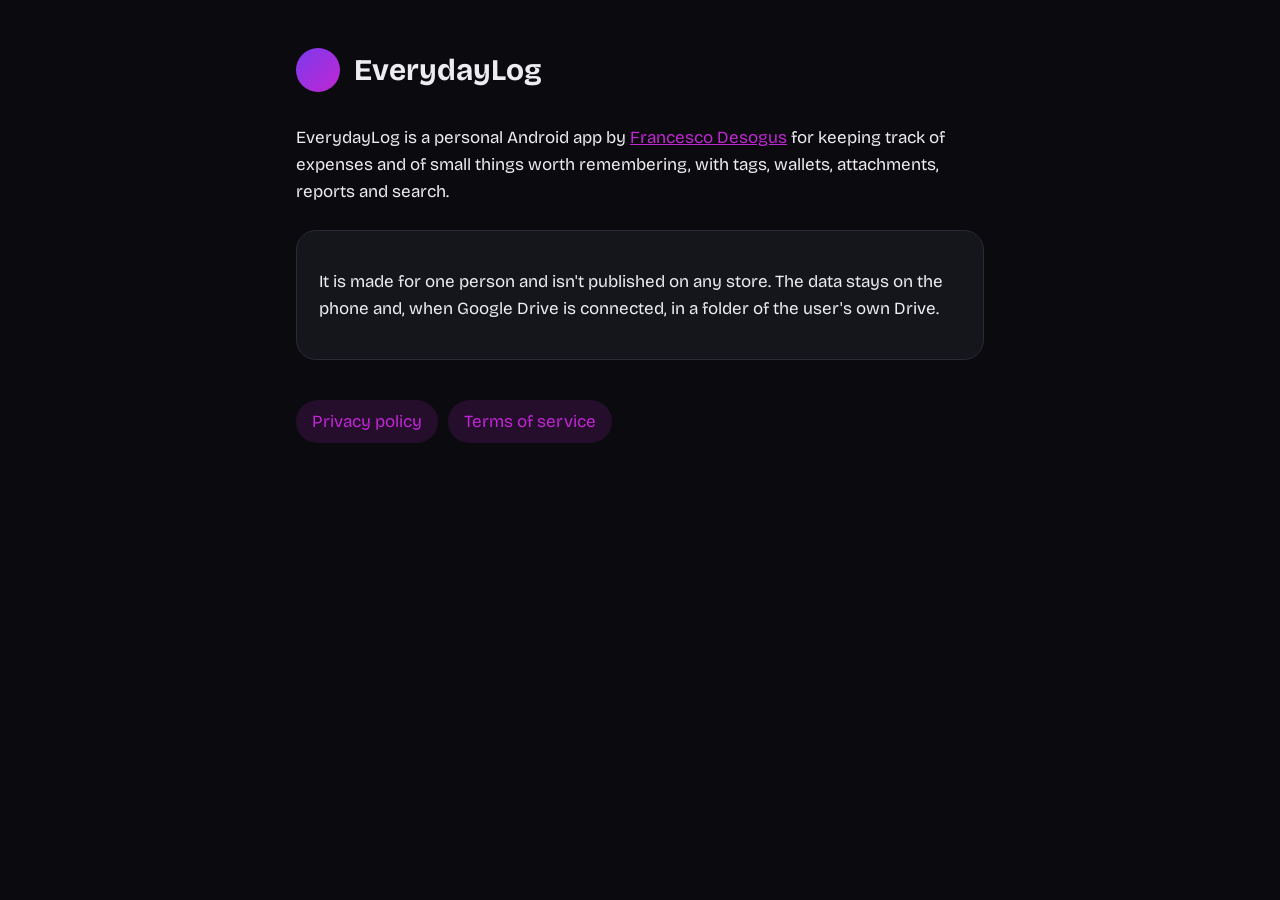
<file: index.html>
<!doctype html>
<html lang="en">
<head>
    <meta charset="utf-8">
    <meta name="viewport" content="width=device-width, initial-scale=1">
    <title>EverydayLog</title>
    <link rel="preconnect" href="https://fonts.googleapis.com">
    <link href="https://fonts.googleapis.com/css2?family=Bricolage+Grotesque:wght@400;600&display=swap" rel="stylesheet">
    <link rel="stylesheet" href="style.css">
</head>
<body>
<main>
    <header>
        <div class="mark" aria-hidden="true"></div>
        <h1>EverydayLog</h1>
    </header>

    <p>EverydayLog is a personal Android app by <a href="https://github.com/FrancescoDesogus">Francesco Desogus</a> for keeping track of expenses and of small things worth remembering, with tags, wallets, attachments, reports and search.</p>

    <div class="card">
        <p>It is made for one person and isn't published on any store. The data stays on the phone and, when Google Drive is connected, in a folder of the user's own Drive.</p>
    </div>

    <nav>
        <a href="privacy.html">Privacy policy</a>
        <a href="terms.html">Terms of service</a>
    </nav>
</main>
</body>
</html>
</file>
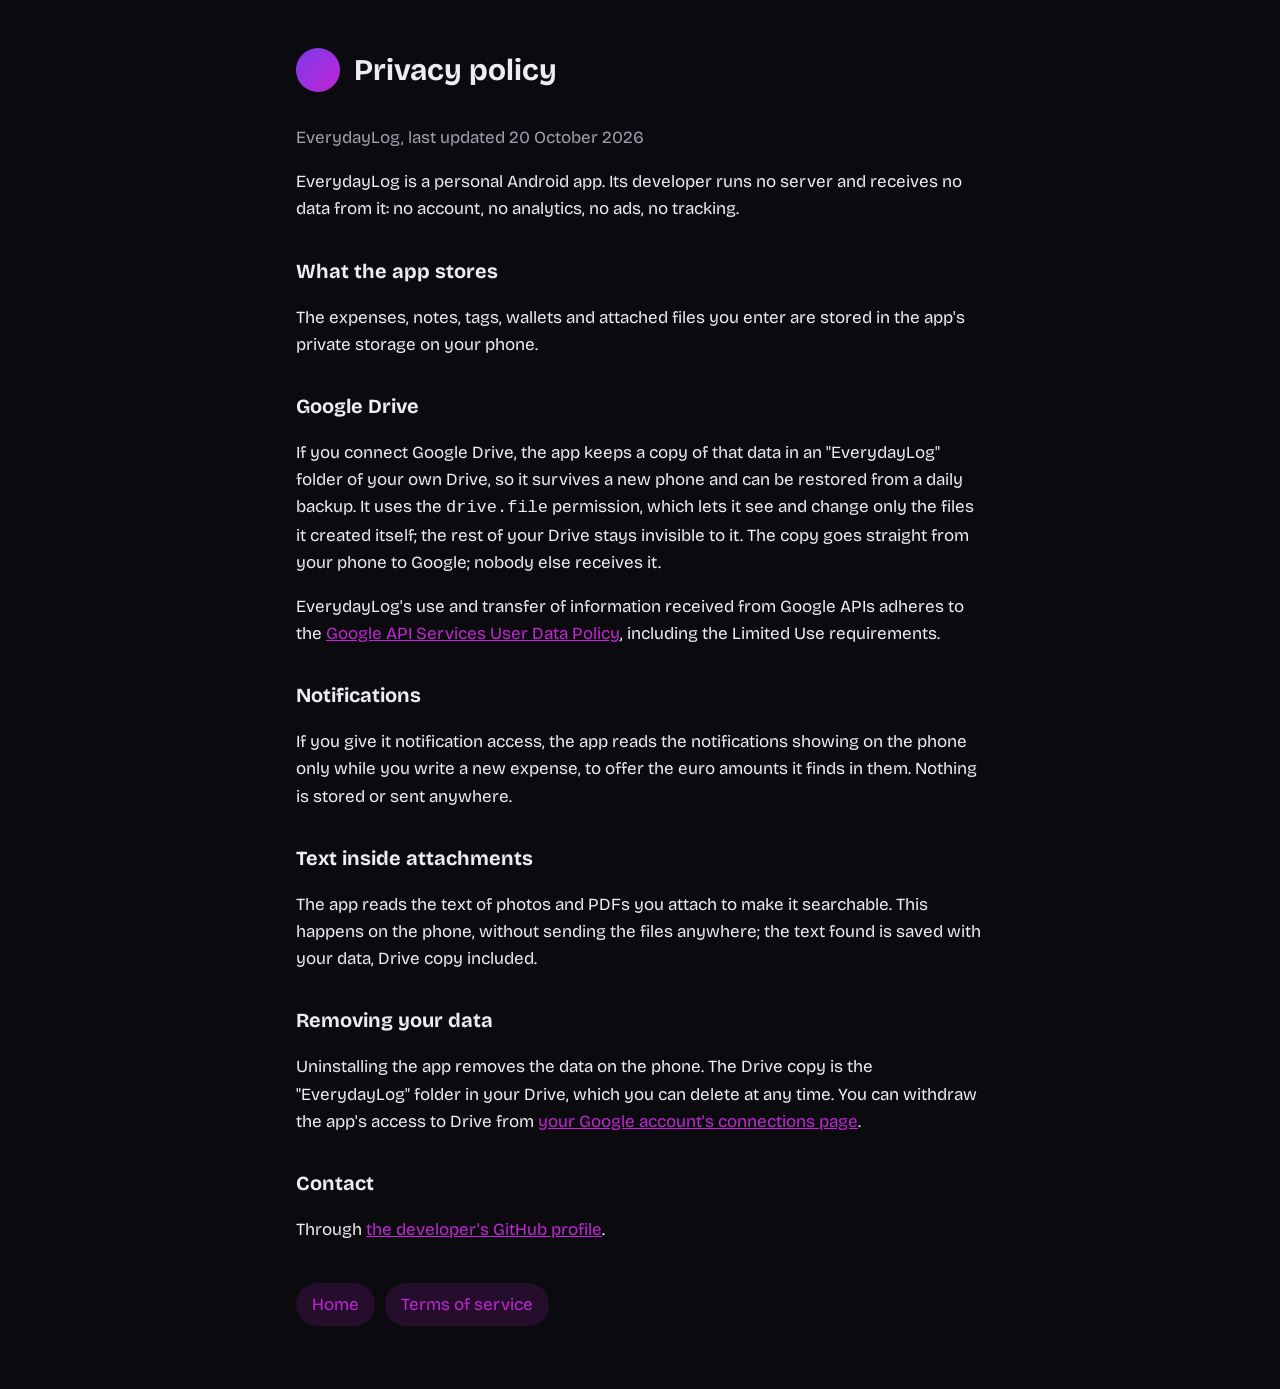
<file: privacy.html>
<!doctype html>
<html lang="en">
<head>
    <meta charset="utf-8">
    <meta name="viewport" content="width=device-width, initial-scale=1">
    <title>EverydayLog privacy policy</title>
    <link rel="preconnect" href="https://fonts.googleapis.com">
    <link href="https://fonts.googleapis.com/css2?family=Bricolage+Grotesque:wght@400;600&display=swap" rel="stylesheet">
    <link rel="stylesheet" href="style.css">
</head>
<body>
<main>
    <header>
        <div class="mark" aria-hidden="true"></div>
        <h1>Privacy policy</h1>
    </header>
    <p class="muted">EverydayLog, last updated 20 October 2026</p>

    <p>EverydayLog is a personal Android app. Its developer runs no server and receives no data from it: no account, no analytics, no ads, no tracking.</p>

    <h2>What the app stores</h2>
    <p>The expenses, notes, tags, wallets and attached files you enter are stored in the app's private storage on your phone.</p>

    <h2>Google Drive</h2>
    <p>If you connect Google Drive, the app keeps a copy of that data in an "EverydayLog" folder of your own Drive, so it survives a new phone and can be restored from a daily backup. It uses the <code>drive.file</code> permission, which lets it see and change only the files it created itself; the rest of your Drive stays invisible to it. The copy goes straight from your phone to Google; nobody else receives it.</p>
    <p>EverydayLog's use and transfer of information received from Google APIs adheres to the <a href="https://developers.google.com/terms/api-services-user-data-policy">Google API Services User Data Policy</a>, including the Limited Use requirements.</p>

    <h2>Notifications</h2>
    <p>If you give it notification access, the app reads the notifications showing on the phone only while you write a new expense, to offer the euro amounts it finds in them. Nothing is stored or sent anywhere.</p>

    <h2>Text inside attachments</h2>
    <p>The app reads the text of photos and PDFs you attach to make it searchable. This happens on the phone, without sending the files anywhere; the text found is saved with your data, Drive copy included.</p>

    <h2>Removing your data</h2>
    <p>Uninstalling the app removes the data on the phone. The Drive copy is the "EverydayLog" folder in your Drive, which you can delete at any time. You can withdraw the app's access to Drive from <a href="https://myaccount.google.com/connections">your Google account's connections page</a>.</p>

    <h2>Contact</h2>
    <p>Through <a href="https://github.com/FrancescoDesogus">the developer's GitHub profile</a>.</p>

    <nav>
        <a href="index.html">Home</a>
        <a href="terms.html">Terms of service</a>
    </nav>
</main>
</body>
</html>
</file>
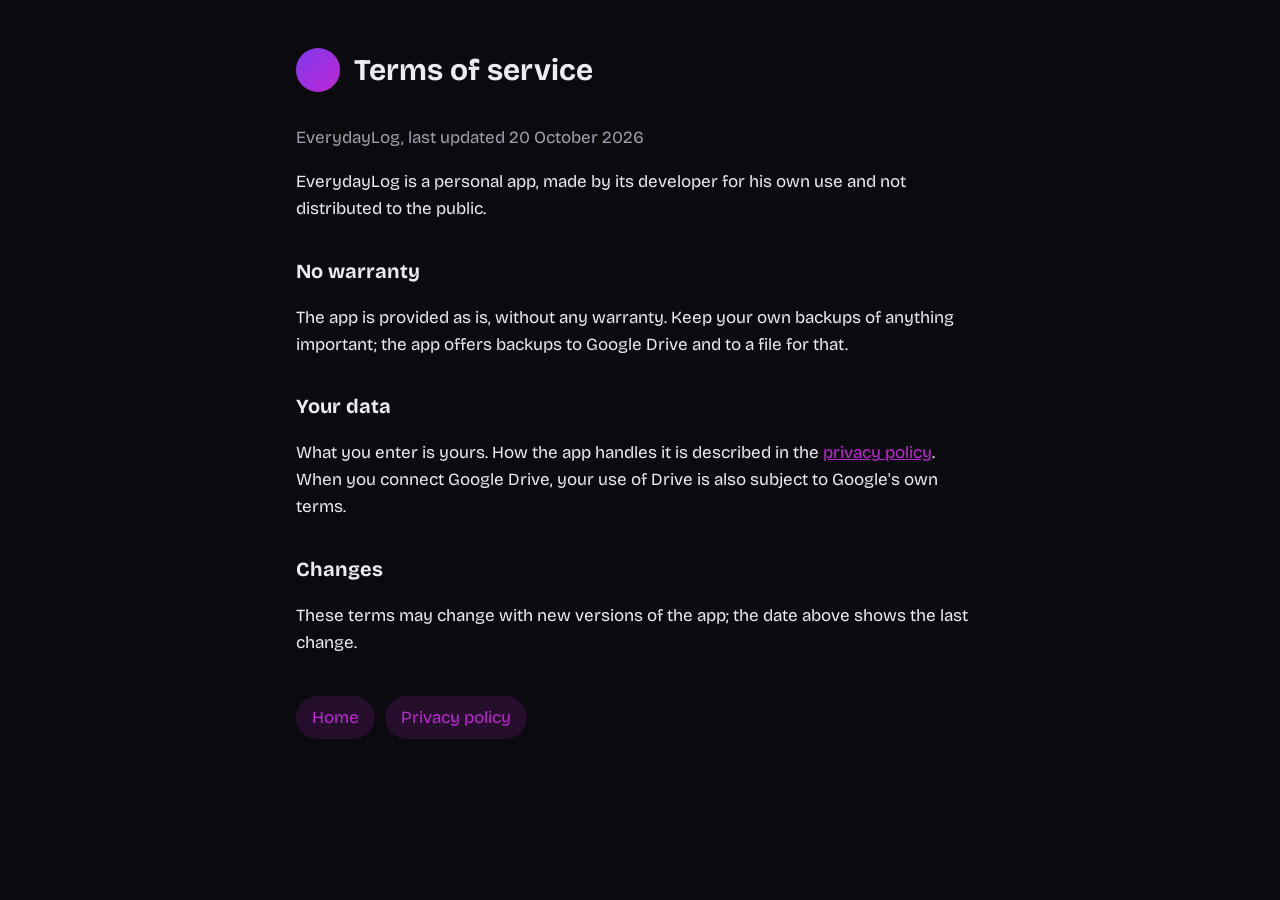
<file: terms.html>
<!doctype html>
<html lang="en">
<head>
    <meta charset="utf-8">
    <meta name="viewport" content="width=device-width, initial-scale=1">
    <title>EverydayLog terms of service</title>
    <link rel="preconnect" href="https://fonts.googleapis.com">
    <link href="https://fonts.googleapis.com/css2?family=Bricolage+Grotesque:wght@400;600&display=swap" rel="stylesheet">
    <link rel="stylesheet" href="style.css">
</head>
<body>
<main>
    <header>
        <div class="mark" aria-hidden="true"></div>
        <h1>Terms of service</h1>
    </header>
    <p class="muted">EverydayLog, last updated 20 October 2026</p>

    <p>EverydayLog is a personal app, made by its developer for his own use and not distributed to the public.</p>

    <h2>No warranty</h2>
    <p>The app is provided as is, without any warranty. Keep your own backups of anything important; the app offers backups to Google Drive and to a file for that.</p>

    <h2>Your data</h2>
    <p>What you enter is yours. How the app handles it is described in the <a href="privacy.html">privacy policy</a>. When you connect Google Drive, your use of Drive is also subject to Google's own terms.</p>

    <h2>Changes</h2>
    <p>These terms may change with new versions of the app; the date above shows the last change.</p>

    <nav>
        <a href="index.html">Home</a>
        <a href="privacy.html">Privacy policy</a>
    </nav>
</main>
</body>
</html>
</file>
<file: style.css>
:root {
    --bg: #0b0b0f;
    --surface: #15151c;
    --border: #2a2a35;
    --text: #ececf1;
    --muted: #a0a0ae;
    --accent: #c026d3;
    --accent-soft: rgba(192, 38, 211, 0.14);
}

* {
    box-sizing: border-box;
}

body {
    margin: 0;
    background: var(--bg);
    color: var(--text);
    font-family: "Bricolage Grotesque", system-ui, sans-serif;
    font-size: 17px;
    line-height: 1.6;
}

main {
    max-width: 720px;
    margin: 0 auto;
    padding: 48px 16px 64px;
}

header {
    display: flex;
    align-items: center;
    gap: 14px;
    margin-bottom: 32px;
}

.mark {
    width: 44px;
    height: 44px;
    border-radius: 50%;
    background: linear-gradient(135deg, #7c3aed, #c026d3);
    flex-shrink: 0;
}

h1 {
    margin: 0;
    font-size: 30px;
    line-height: 1.2;
}

h2 {
    margin: 32px 0 8px;
    font-size: 20px;
}

p, li {
    color: var(--text);
}

.muted {
    color: var(--muted);
}

a {
    color: var(--accent);
}

.card {
    background: var(--surface);
    border: 1px solid var(--border);
    border-radius: 20px;
    padding: 20px 22px;
    margin: 24px 0;
}

nav {
    display: flex;
    flex-wrap: wrap;
    gap: 10px;
    margin-top: 40px;
}

nav a {
    text-decoration: none;
    padding: 8px 16px;
    border-radius: 999px;
    background: var(--accent-soft);
}
</file>
